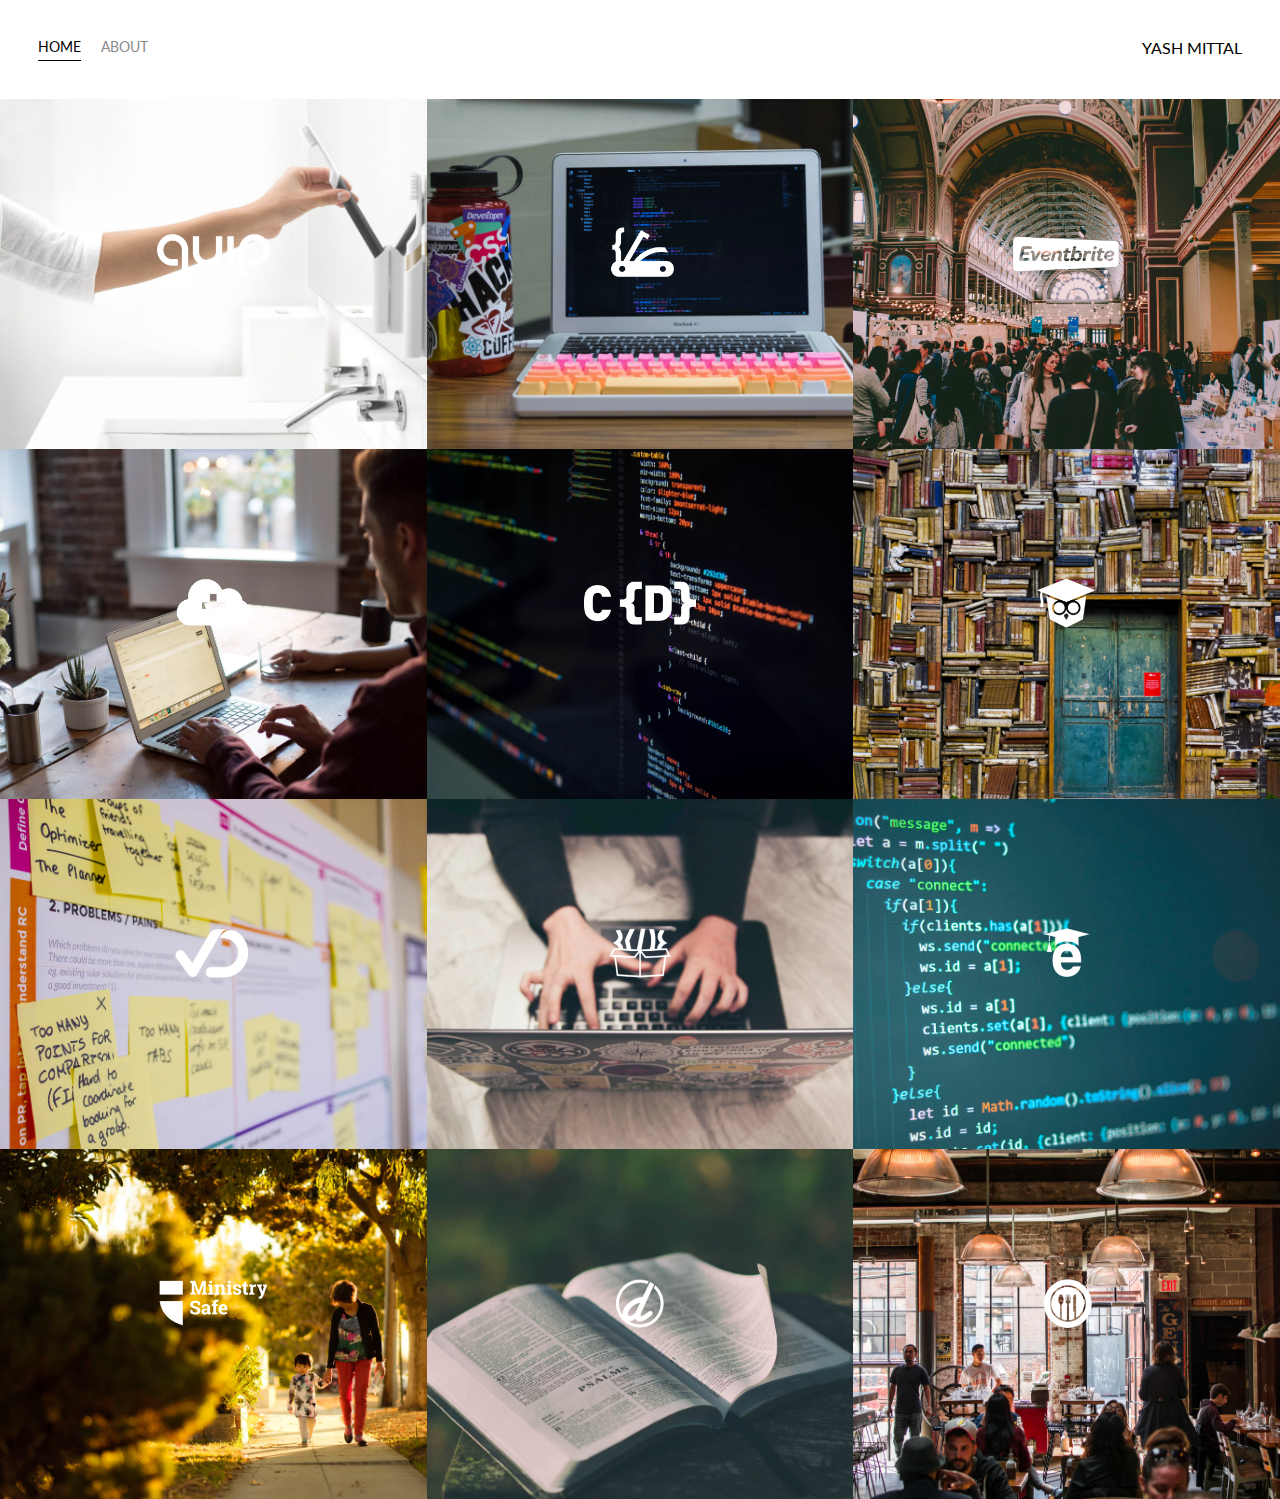
<file: index.html>
<!DOCTYPE html>
<html>

<head>
    <meta charset='UTF-8'>
    <title>Home</title>
    <link href='http://fonts.googleapis.com/css?family=Lato&subset=latin,latin-ext' rel='stylesheet' type='text/css'>
    <link rel='stylesheet' href='./styles.css'>
</head>

<body>
    <div class="container">
        <div class="nav-wrapper">
            <div class="left-side">
                <div class="nav-link-wrapper active-nav-link">
                    <a href="./index.html">Home</a>
                </div>

                <div class="nav-link-wrapper">
                    <a href="./about.html">About</a>
                </div>
            </div>

            <div class="right-side">
                <div class="brand">
                    YASH MITTAL
                </div>
            </div>

        </div>

        <div class="content-wrapper">
            <div class="portfolio-items-wrapper">

                <div class="portfolio-item-wrapper">
                    <div class="portfolio-img-background" style="background-image: url(./images/portfolio1.jpg);"></div>

                    <div class="img-txt-wrapper">
                        <div class="logo-wrapper">
                            <img src="./images/logos/quip.png">
                        </div>

                        <div class="subtitle">
                            I have created this website.
                        </div>
                    </div>
                </div>

                <div class="portfolio-item-wrapper">
                    <div class="portfolio-img-background" style="background-image: url(./images/portfolio2.jpg);"></div>
                    <div class="img-txt-wrapper">
                        <div class="logo-wrapper">
                            <img src="./images/logos/devcamp.png">
                        </div>
                        <div class="subtitle">
                            I have created this website.
                        </div>
                    </div>
                </div>

                <div class="portfolio-item-wrapper">
                    <div class="portfolio-img-background" style="background-image: url(./images/portfolio3.jpg);"></div>

                    <div class="img-txt-wrapper">
                        <div class="logo-wrapper">
                            <img src="./images/logos/eventbrite.png">
                        </div>
                        <div class="subtitle">
                            I have created this website.
                        </div>
                    </div>
                </div>

                <div class="portfolio-item-wrapper">
                    <div class="portfolio-img-background" style="background-image: url(./images/portfolio4.jpg);"></div>
                    <div class="img-txt-wrapper">
                        <div class="logo-wrapper">
                            <img src="./images/logos/shop-hacker.png">
                        </div>
                        <div class="subtitle">
                            I have created this website.
                        </div>
                    </div>
                </div>

                <div class="portfolio-item-wrapper">
                    <div class="portfolio-img-background" style="background-image: url(./images/portfolio5.jpg);"></div>

                    <div class="img-txt-wrapper">
                        <div class="logo-wrapper">
                            <img src="./images/logos/crondose.png">
                        </div>
                        <div class="subtitle">
                            I have created this website.
                        </div>
                    </div>
                </div>

                <div class="portfolio-item-wrapper">
                    <div class="portfolio-img-background" style="background-image: url(./images/portfolio6.jpg);"></div>

                    <div class="img-txt-wrapper">
                        <div class="logo-wrapper">
                            <img src="./images/logos/dailysmarty.png">
                        </div>
                        <div class="subtitle">
                            I have created this website.
                        </div>
                    </div>
                </div>

                <div class="portfolio-item-wrapper">
                    <div class="portfolio-img-background" style="background-image: url(./images/portfolio7.jpg);"></div>

                    <div class="img-txt-wrapper">
                        <div class="logo-wrapper">
                            <img src="./images/logos/dashtrack.png">
                        </div>
                        <div class="subtitle">
                            I have created this website.
                        </div>
                    </div>
                </div>

                <div class="portfolio-item-wrapper">
                    <div class="portfolio-img-background" style="background-image: url(./images/portfolio8.jpg);"></div>

                    <div class="img-txt-wrapper">
                        <div class="logo-wrapper">
                            <img src="./images/logos/devtrunk.png">
                        </div>
                        <div class="subtitle">
                            I have created this website.
                        </div>
                    </div>
                </div>

                <div class="portfolio-item-wrapper">
                    <div class="portfolio-img-background" style="background-image: url(./images/portfolio9.jpg);"></div>

                    <div class="img-txt-wrapper">
                        <div class="logo-wrapper">
                            <img src="./images/logos/edutechional.png">
                        </div>
                        <div class="subtitle">
                            I have created this website.
                        </div>
                    </div>
                </div>

                <div class="portfolio-item-wrapper">
                    <div class="portfolio-img-background" style="background-image: url(./images/portfolio10.jpg);">
                    </div>

                    <div class="img-txt-wrapper">
                        <div class="logo-wrapper">
                            <img src="./images/logos/ministry-safe.png">
                        </div>
                        <div class="subtitle">
                            I have created this website.
                        </div>
                    </div>
                </div>

                <div class="portfolio-item-wrapper">
                    <div class="portfolio-img-background" style="background-image: url(./images/portfolio11.jpg);">
                    </div>

                    <div class="img-txt-wrapper">
                        <div class="logo-wrapper">
                            <img src="./images/logos/open-devos.png">
                        </div>
                        <div class="subtitle">
                            I have created this website.
                        </div>
                    </div>
                </div>

                <div class="portfolio-item-wrapper">
                    <div class="portfolio-img-background" style="background-image: url(./images/portfolio12.jpg);">
                    </div>

                    <div class="img-txt-wrapper">
                        <div class="logo-wrapper">
                            <img src="./images/logos/toastability.png">
                        </div>
                        <div class="subtitle">
                            I have created this website.
                        </div>
                    </div>
                </div>

            </div>
        </div>
    </div>
</body>

<script>

let portfolioItems = document.querySelectorAll('.portfolio-item-wrapper');

portfolioItems.forEach(function(portfolioItem){

        // add img-darken class
    portfolioItem.addEventListener('mouseover', function(){
        portfolioItem.childNodes[1].classList.add('img-darken');
    })

        // remove img-darken class
    portfolioItem.addEventListener('mouseout', function(){
        portfolioItem.childNodes[1].classList.remove('img-darken');
    })
})
</script>
</html>
</file>
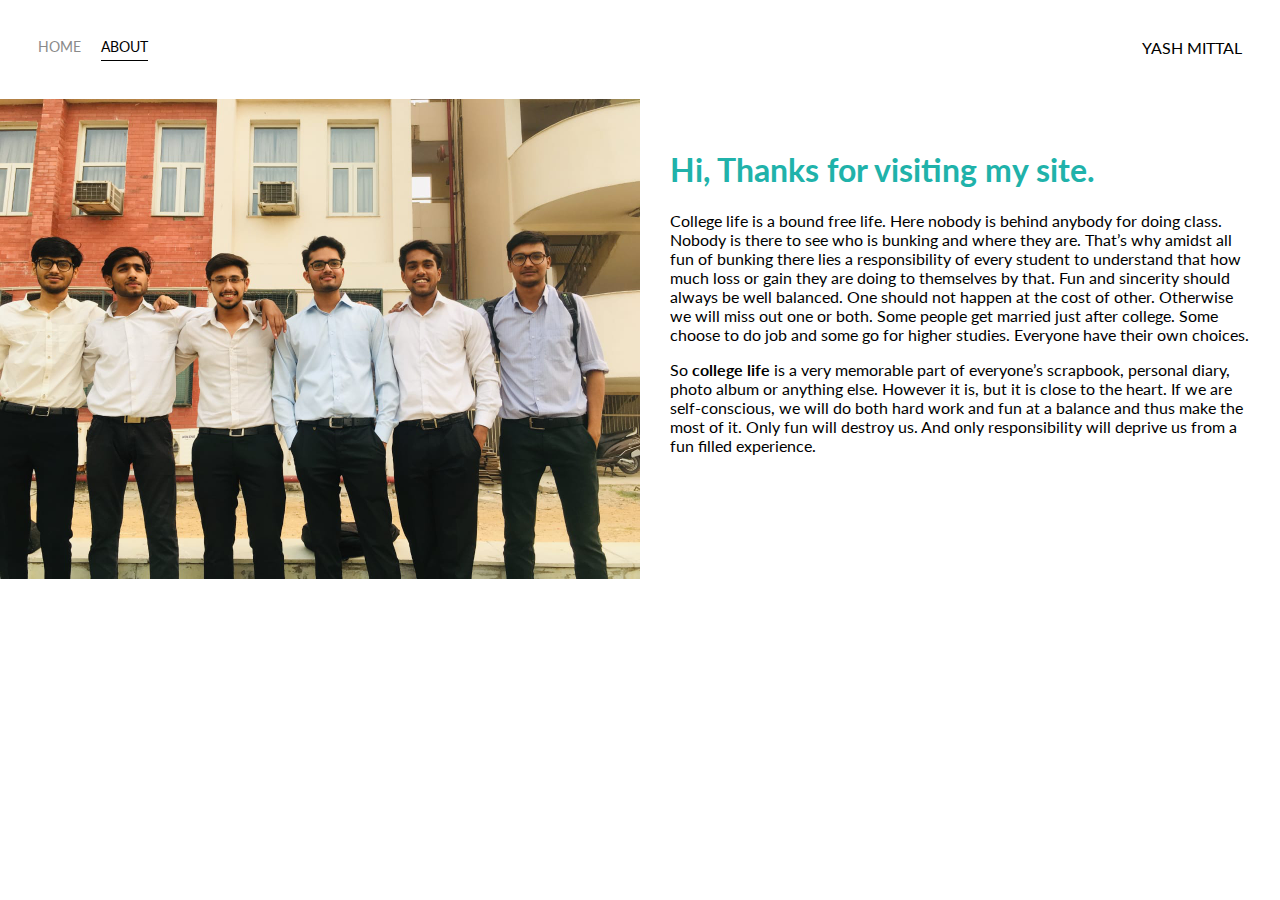
<file: about.html>
<!DOCTYPE html>
<html>

<head>
    <meta charset='UTF-8'>
    <title>About</title>
    <link href='http://fonts.googleapis.com/css?family=Lato&subset=latin,latin-ext' rel='stylesheet' type='text/css'>
    <link rel='stylesheet' href='./styles.css'>
</head>

<body>
    <div class="container">
        <div class="nav-wrapper">
            <div class="left-side">
                <div class="nav-link-wrapper">
                    <a href="./index.html">Home</a>
                </div>

                <div class="nav-link-wrapper active-nav-link">
                    <a href="./about.html">About</a>
                </div>
            </div>

            <div class="right-side">
                <div class="brand">
                    YASH MITTAL
                </div>
            </div>

        </div>

        <div class="content-wrapper">
            <div class="two-column-wrapper">
                <div class="profile-image-wrapper">
                    <img src="./images/profile.jpeg">

                </div>
                <div class="profile-content-wrapper">
                    <h1>Hi, Thanks for visiting my site.</h1>
                    <p>College life is a bound free life. Here nobody is behind anybody for doing class. Nobody is there to see who is bunking and where they are. That’s why amidst all fun of bunking there lies a responsibility of every student to understand that how much loss or gain they are doing to themselves by that. Fun and sincerity should always be well balanced. One should not happen at the cost of other. Otherwise we will miss out one or both. Some people get married just after college. Some choose to do job and some go for higher studies. Everyone have their own choices.</p>
                    <p>So <b>college life</b> is a very memorable part of everyone’s scrapbook, personal diary, photo album or anything else. However it is, but it is close to the heart. If we are self-conscious, we will do both hard work and fun at a balance and thus make the most of it. Only fun will destroy us. And only responsibility will deprive us from a fun filled experience.</p>
                </div>
            </div>
        </div>
    </div>
</body>

</html>
</file>
<file: styles.css>
/* Master styles */
body{
    font-family: "lato" , sans-serif;
    margin: 0px;
}

.container{
    display: grid;
    grid-template-columns: 1fr;

}

/* Nav styles */
.nav-wrapper{
    display: flex;
    justify-content: space-between;
    padding: 38px;
}

.left-side{
    display: flex;
}

.nav-wrapper > .left-side > div {
    margin-right: 20px;
    font-size: 0.9em;
    text-transform: uppercase;

}

.nav-link-wrapper{
    height: 22px;
    border-bottom: 1px solid transparent;
    transition: border-bottom 0.5s;
}

.nav-link-wrapper a {
    color: #8a8a8a;
    text-decoration: none;
    transition: color 0.5s;
}

.nav-link-wrapper:hover{
    border-bottom: 1px solid black;
}

.nav-link-wrapper a:hover{
    color: black;
}

.active-nav-link {
    border-bottom: 1px solid black;
}

.active-nav-link a {
    color: black !important;
}

/* Portfolio styles */

.portfolio-items-wrapper {
    display: grid;
    grid-template-columns: 1fr 1fr 1fr;
}

.portfolio-item-wrapper {
    position: relative;
}

.portfolio-img-background {
    height: 350px;
    width: 100%;
    background-size: cover;
    background-position: center;
    background-repeat: no-repeat;
}

.img-txt-wrapper {
    position: absolute;
    top: 0;
    display: flex;
    flex-direction: column;
    align-items: center;
    justify-content: center;
    height: 100%;
    text-align: center;
    padding-left: 100px;
    padding-right: 100px;
}

.logo-wrapper img {
    width: 50%;
    margin-bottom: 20px;
}

.img-txt-wrapper .subtitle{
    transition: 1s;
    font-weight: 600;
    color: transparent;
}

.img-txt-wrapper:hover .subtitle{
    font-weight: 600;
    color: lightseagreen;
}

.img-darken {
    transition: 1s;
    filter: brightness(10%);
}

/* About page */
.two-column-wrapper {
    display: grid;
    grid-template-columns: 1fr 1fr;
}

.profile-image-wrapper img {
    width: 100%;
}

.profile-content-wrapper {
    padding: 30px;
}
.profile-content-wrapper h1 {
    color: lightseagreen;
}
</file>
